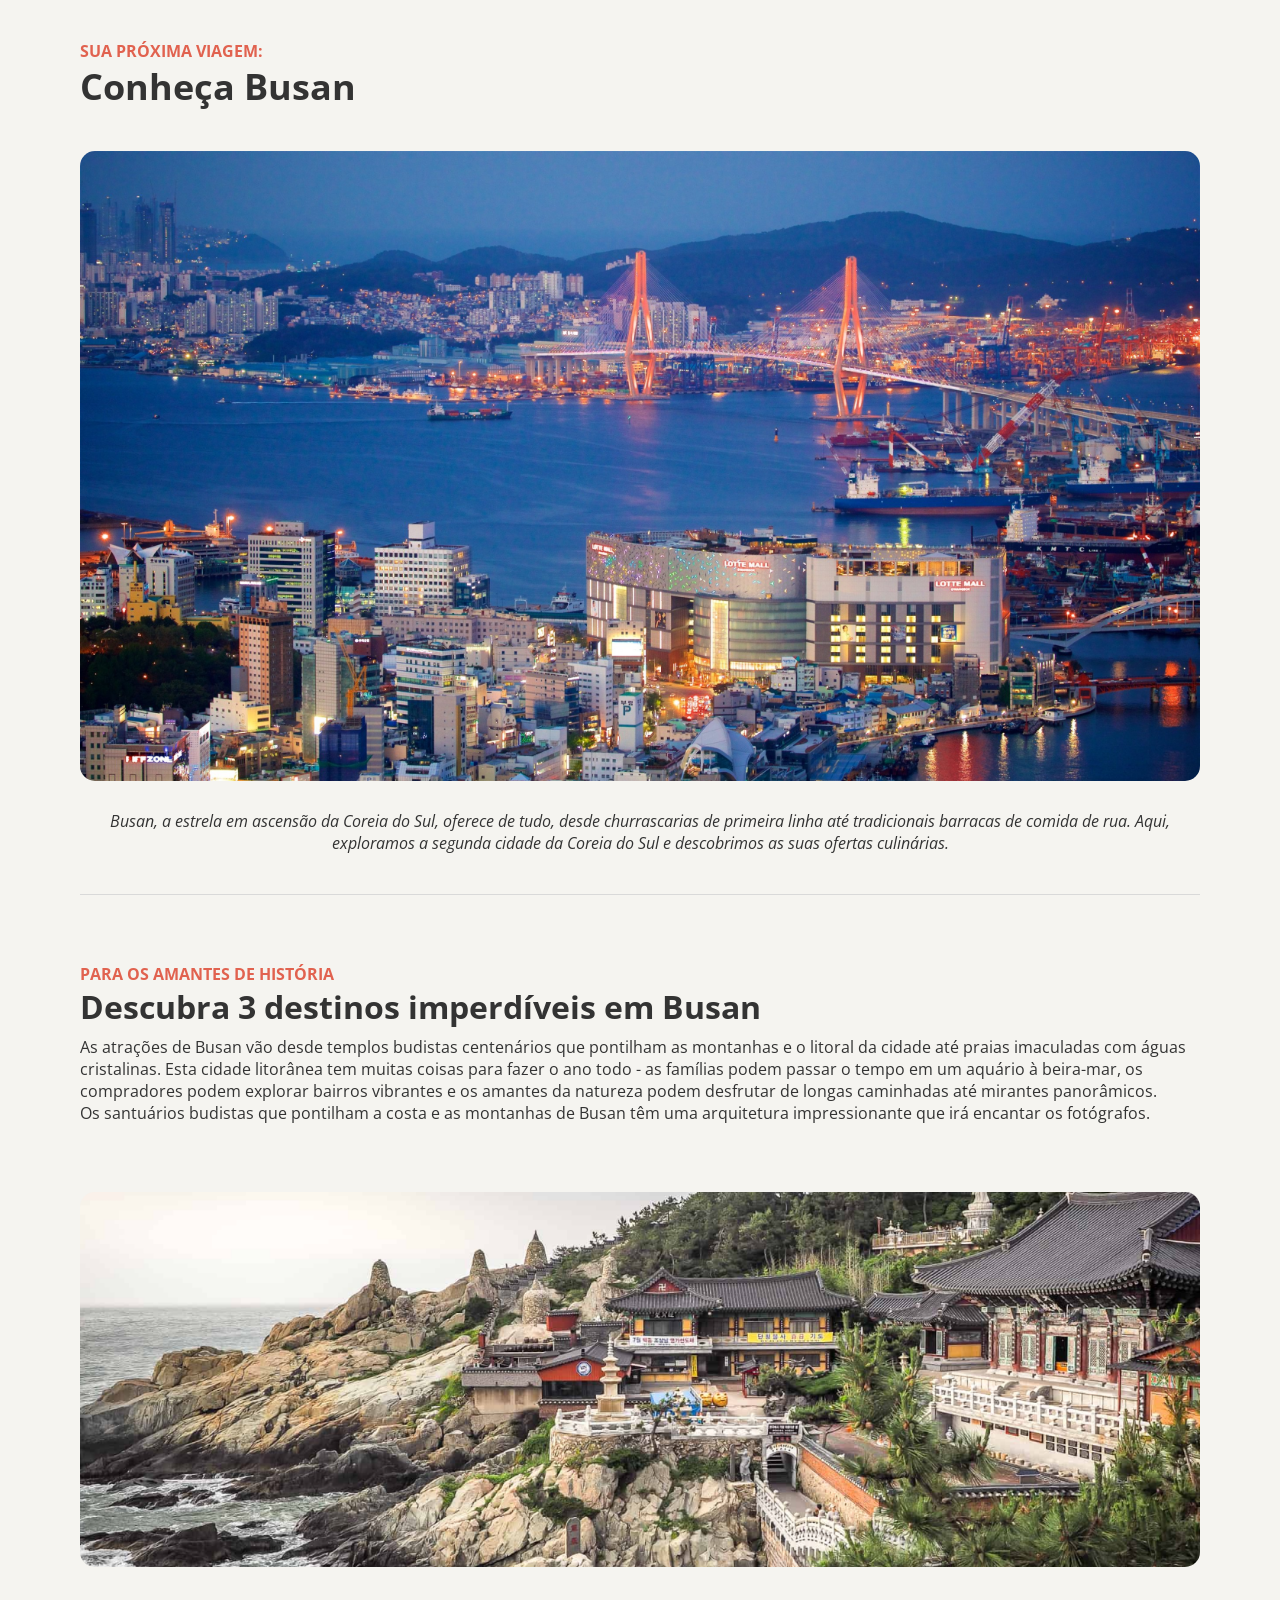
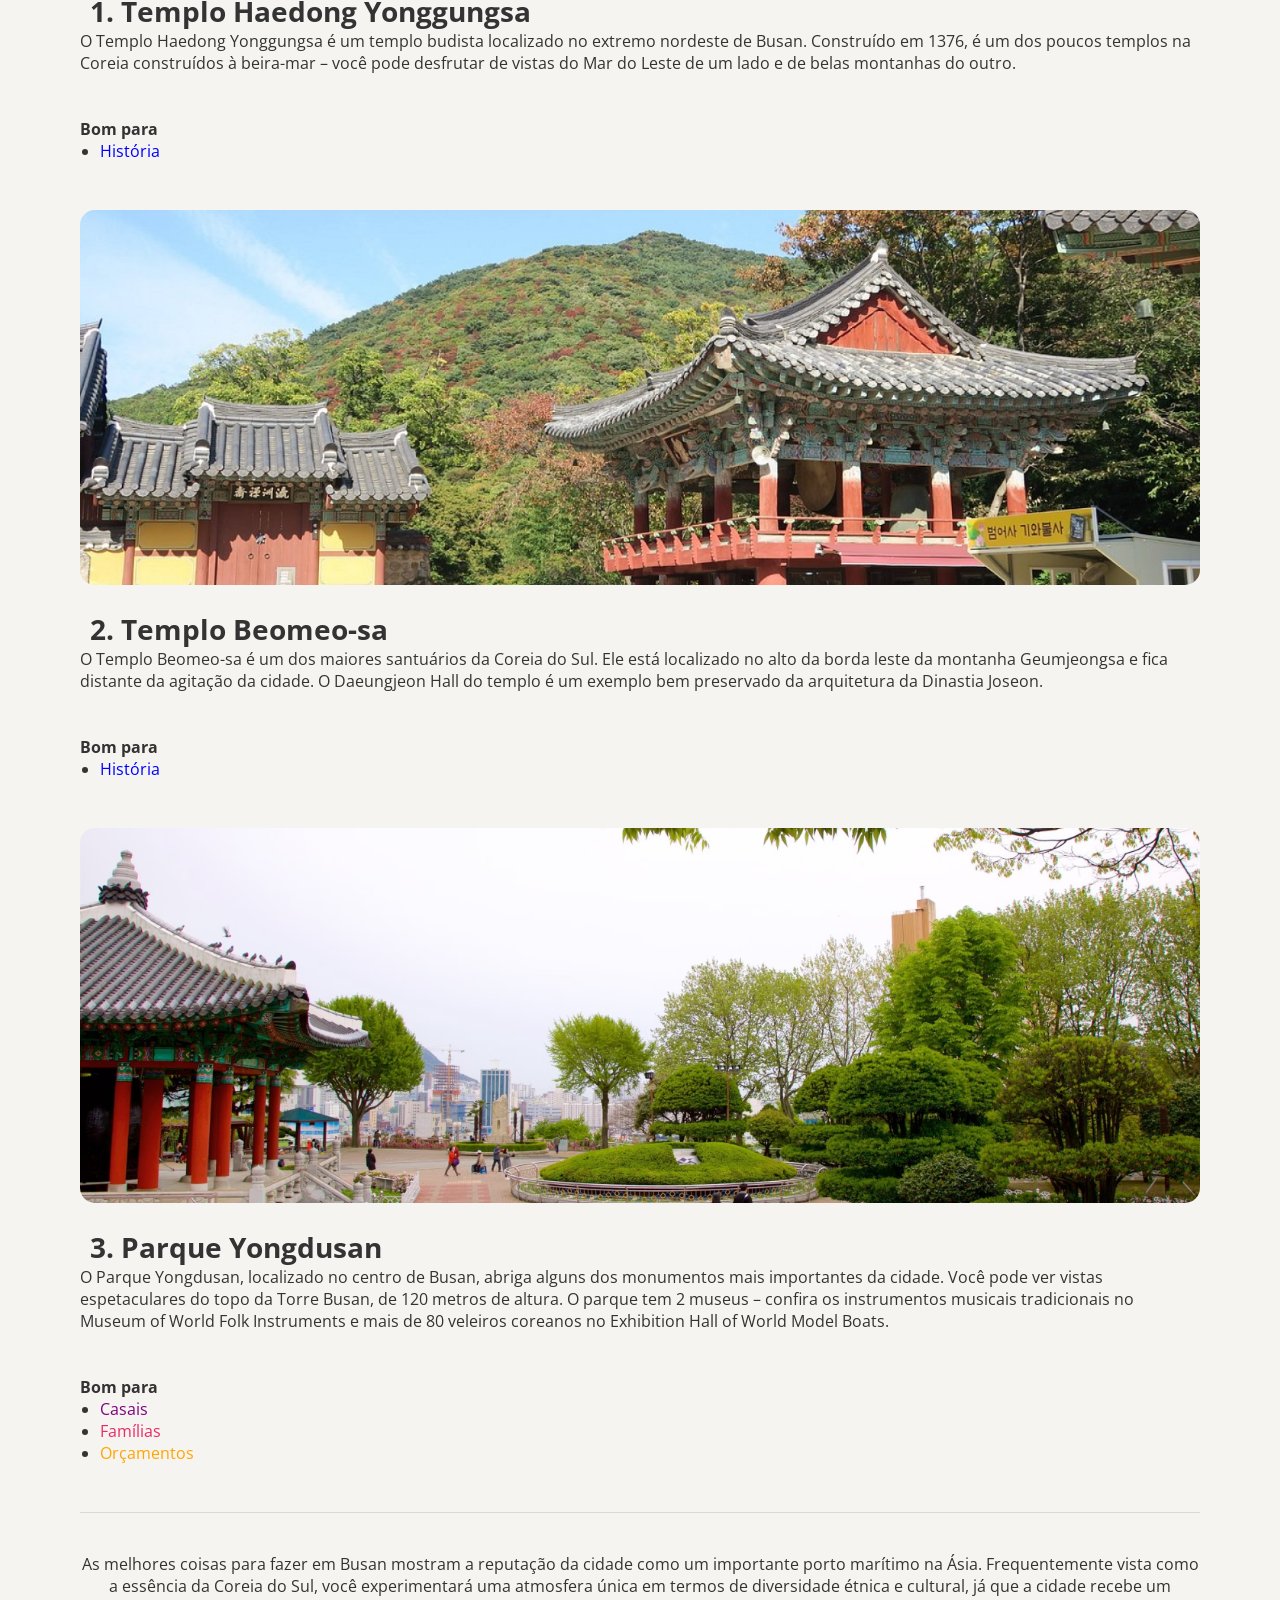
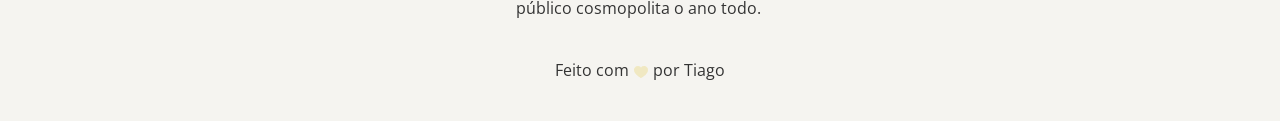
<file: LadingPageTurismo/index.html>
<!DOCTYPE html>
<html lang="pt-BR">
<head>

    <link rel="preconnect" href="https://fonts.googleapis.com">
    <link rel="preconnect" href="https://fonts.gstatic.com" crossorigin>
    <link href="https://fonts.googleapis.com/css2?family=Open+Sans:ital,wght@0,300..800;1,300..800&display=swap" rel="stylesheet">

    <meta charset="UTF-8">
    <meta name="viewport" content="width=device-width, initial-scale=1.0">
    <title>Landing Page Turismo</title>

    <link rel="stylesheet" href="style.css">
</head>
<body>
    <div id="page">
        <p class="headline">SUA PRÓXIMA VIAGEM:</p>
        <h1>Conheça Busan</h1>
    <header>
            <img src="assets/Image_01.png" alt="Imagem da ponte de Busan">

            <p class="subtitle">Busan, a estrela em ascensão da Coreia do Sul, oferece de tudo, desde churrascarias de primeira linha até tradicionais barracas de comida de rua. Aqui, exploramos a segunda cidade da Coreia do Sul e descobrimos as suas ofertas culinárias.</p>
    </header>
    <div class="divider"></div>
    <main>
        

        <section class="prefacio">
            <p class="headline">PARA OS AMANTES DE HISTÓRIA</p>
            <h2>Descubra 3 destinos imperdíveis em Busan</h2>

            <p>As atrações de Busan vão desde templos budistas centenários que pontilham as montanhas e o litoral da cidade até praias imaculadas com águas cristalinas. Esta cidade litorânea tem muitas coisas para fazer o ano todo - as famílias podem passar o tempo em um aquário à beira-mar, os compradores podem explorar bairros vibrantes e os amantes da natureza podem desfrutar de longas caminhadas até mirantes panorâmicos.
            <br>
            Os santuários budistas que pontilham a costa e as montanhas de Busan têm uma arquitetura impressionante que irá encantar os fotógrafos.</p>
        </section>
        
            <article class="descricao">
                
                <img src="assets/Image_02.png" alt="Imagem Templo Haedong Yonggungsa">

                <h3>1. Templo Haedong Yonggungsa </h3>

                <p>O Templo Haedong Yonggungsa é um templo budista localizado no extremo nordeste de Busan. Construído em 1376, é um dos poucos templos na Coreia construídos à beira-mar – você pode desfrutar de vistas do Mar do Leste de um lado e de belas montanhas do outro.</p>
                <br><br>

                <div class="avaliacao">
                    <p><strong>Bom para</strong></p>
                    <ul>
                        <li id="historia">História</li>
                    </ul>
                </div>
            
            </article>

            <article class="descricao">

                <img src="assets/Image_03.png" alt="Imagem do Templo Beomeo-sa">

                <h3>2. Templo Beomeo-sa</h3>

                <p>O Templo Beomeo-sa é um dos maiores santuários da Coreia do Sul. Ele está localizado no alto da borda leste da montanha Geumjeongsa e fica distante da agitação da cidade. O Daeungjeon Hall do templo é um exemplo bem preservado da arquitetura da Dinastia Joseon.</p>
                <br><br>

                <div class="avaliacao">
                    <p><strong>Bom para</strong></p>
                    <ul>
                        <li id="historia">História</li>
                    </ul>
                </div>
            </article>

           
            <article class="descricao">

            <img src="assets/Image_04.png" alt="Imagem do Parque Yongdusan">

            <h3>3. Parque Yongdusan</h3>

            <p>O Parque Yongdusan, localizado no centro de Busan, abriga alguns dos monumentos mais importantes da cidade. Você pode ver vistas espetaculares do topo da Torre Busan, de 120 metros de altura. O parque tem 2 museus – confira os instrumentos musicais tradicionais no Museum of World Folk Instruments e mais de 80 veleiros coreanos no Exhibition Hall of World Model Boats.</p>
            <br><br>

            <div class="avaliacao">
                <p><strong>Bom para</strong></p>
                <ul>
                    <li id="casais">Casais</li>
                    <li id="familias">Famílias</li>
                    <li id="orcamentos">Orçamentos</li>
                </ul>
            </div>

        </article>
    </main>
    <div class="divider"></div>
    
    <div id="rodape">
        <p>As melhores coisas para fazer em Busan mostram a reputação da cidade como um importante porto marítimo na Ásia. Frequentemente vista como a essência da Coreia do Sul, você experimentará uma atmosfera única em termos de diversidade étnica e cultural, já que a cidade recebe um público cosmopolita o ano todo. 
        </p>
    </div>

    </div>
    <footer>
            Feito com
            <img src="assets/coracao.png" alt="Coraçãozinho">
            por Tiago
    </footer>
</body>
</html>
</file>
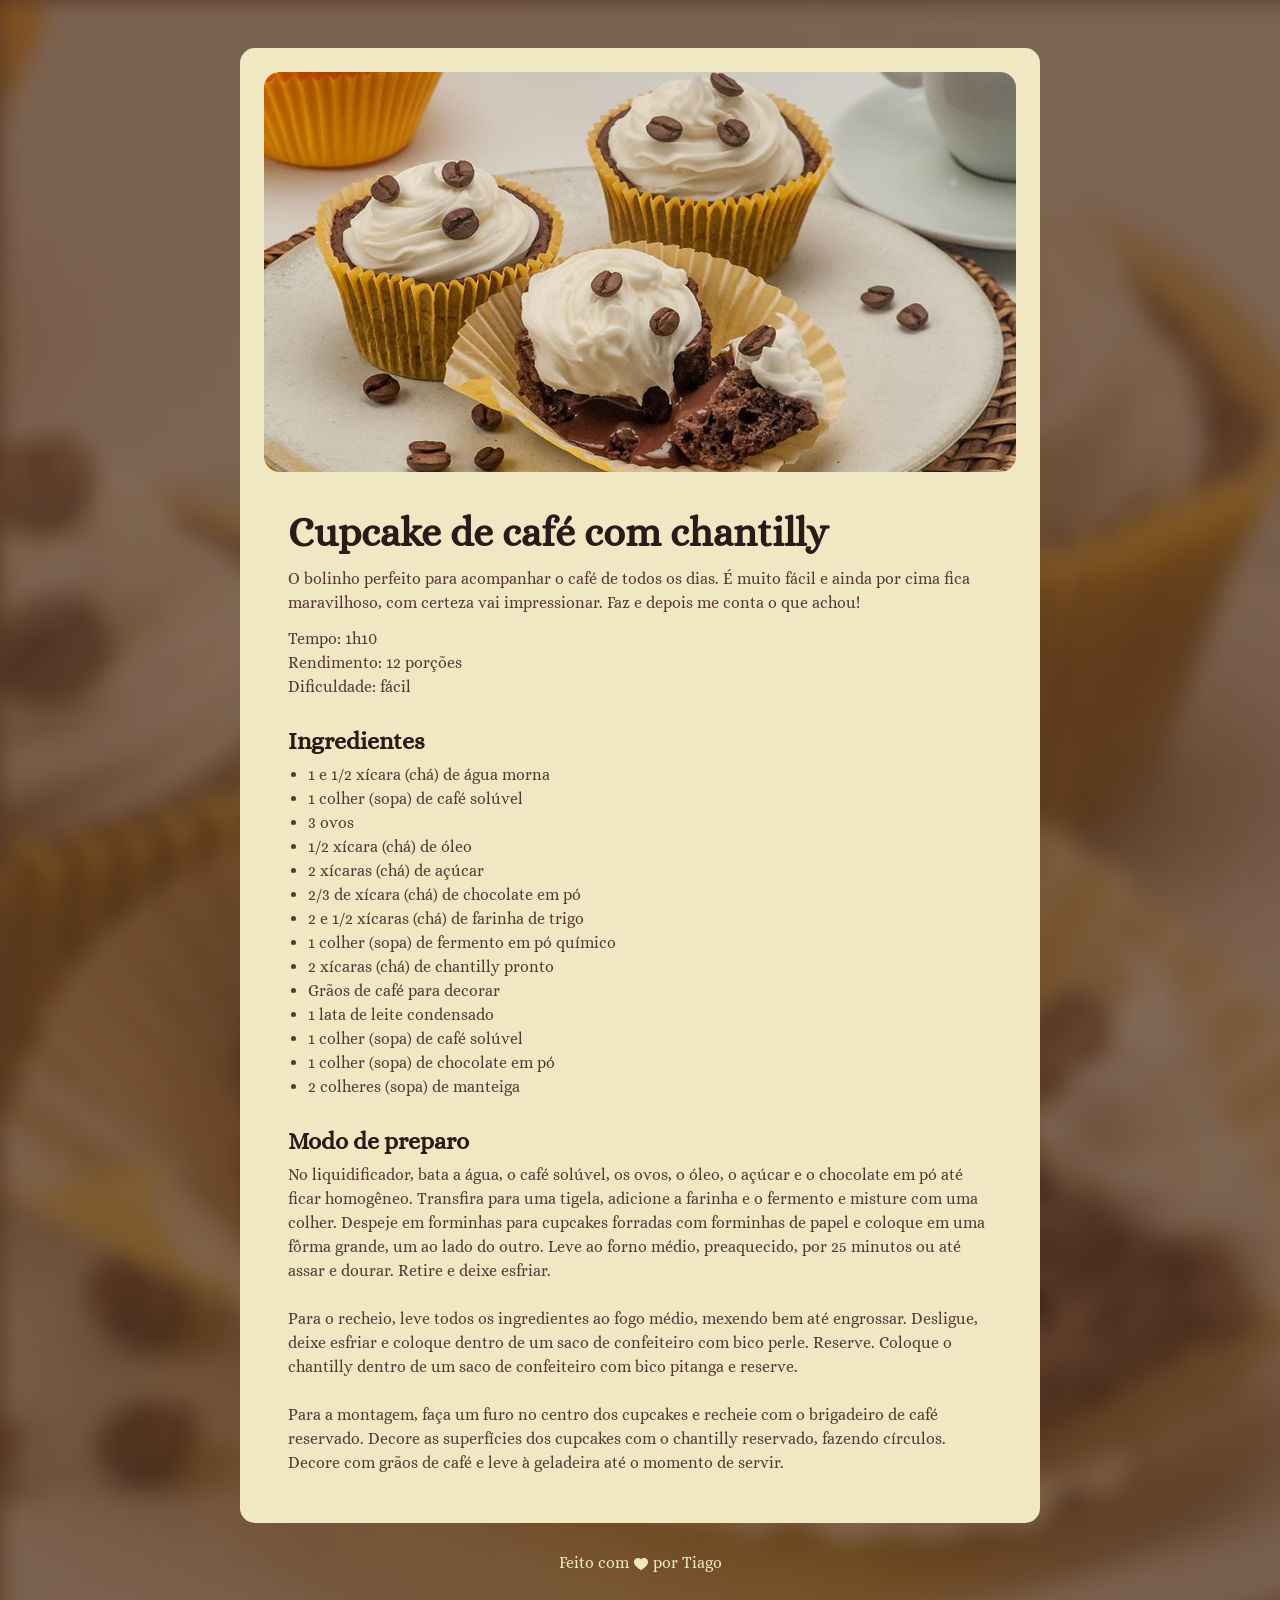
<file: ProjetoReceita/index.html>
<!DOCTYPE html>
<html lang="pt-BR">
<head>
    <meta charset="UTF-8">
    <meta name="viewport" content="width=device-width, initial-scale=1.0">
    <title>Receita</title>
    <link rel="stylesheet" href="style.css">

    <link rel="preconnect" href="https://fonts.googleapis.com">
    <link rel="preconnect" href="https://fonts.gstatic.com" crossorigin>
    <link href="https://fonts.googleapis.com/css2?family=Alice&display=swap" rel="stylesheet">

</head>
<body>
    <div id="page">
        <img src="assets/main-image.png" alt="Imagem de um cupcake com grãos de café e chantilly">
        <main>
        <div id="about">

            <h1>Cupcake de café com chantilly</h1>

            <p>O bolinho perfeito para acompanhar o café de todos os dias. É muito fácil e ainda por cima fica maravilhoso, com certeza vai impressionar. Faz e depois me conta o que achou!</p>

            <p>Tempo: 1h10 <br>
                Rendimento: 12 porções <br> 
                Dificuldade: fácil
            </p>
        </div>
        <div id="ingredientes">


            <h2>Ingredientes</h2>
            <ul>
                <li>1 e 1/2 xícara (chá) de água morna</li>
                <li>1 colher (sopa) de café solúvel</li>
                <li>3 ovos</li>
                <li>1/2 xícara (chá) de óleo</li>
                <li>2 xícaras (chá) de açúcar</li>
                <li>2/3 de xícara (chá) de chocolate em pó</li>
                <li>2 e 1/2 xícaras (chá) de farinha de trigo</li>
                <li>1 colher (sopa) de fermento em pó químico</li>
                <li>2 xícaras (chá) de chantilly pronto</li>
                <li>Grãos de café para decorar</li>
                <li>1 lata de leite condensado</li>
                <li>1 colher (sopa) de café solúvel</li>
                <li>1 colher (sopa) de chocolate em pó</li>
                <li>2 colheres (sopa) de manteiga</li>
            </ul>

        </div>

        <div id="preparo">

            <h2>Modo de preparo</h2>
            <p>
                No liquidificador, bata a água, o café solúvel, os ovos, o óleo, o açúcar e o chocolate em pó até ficar homogêneo. Transfira para uma tigela, adicione a farinha e o fermento e misture com uma colher. Despeje em forminhas para cupcakes forradas com forminhas de papel e coloque em uma fôrma grande, um ao lado do outro. Leve ao forno médio, preaquecido, por 25 minutos ou até assar e dourar. Retire e deixe esfriar. <br><br>
                Para o recheio, leve todos os ingredientes ao fogo médio, mexendo bem até engrossar. Desligue, deixe esfriar e coloque dentro de um saco de confeiteiro com bico perle. Reserve. Coloque o chantilly dentro de um saco de confeiteiro com bico pitanga e reserve. <br><br>
                Para a montagem, faça um furo no centro dos cupcakes e recheie com o brigadeiro de café reservado. Decore as superfícies dos cupcakes com o chantilly reservado, fazendo círculos. Decore com grãos de café e leve à geladeira até o momento de servir. 
            </p>
            

        </div>
        
    </div>

    <footer>    
        Feito com 
        <img src="assets/coracao.png" atl="Coraçãozinho">
        por Tiago 
    </footer>
    </main>
</body>
</html>
</file>
<file: LadingPageTurismo/style.css>
*{
    margin: 0;
    padding: 0;
}

:root{
    font-family: "Open Sans", sans-serif;
    font-optical-sizing: auto;
    color: #333333;
}

body{
    background-color: #F5F4F0;
}

h1{
    font-size: 36px;
}

h2{
    font-size: 32px;
    margin-bottom: 8px;
}

h3{
    font-size: 28px;
    margin-left: 10px;
}

p{
   
}

header{
    margin: 40px 0;
}

footer{
    text-align: center;
    margin-bottom: 40px;
}

footer img{
    vertical-align: middle;
}

ul li::marker {
  color: #333333;
}

ul li{
    margin-left: 20px;
}

#rodape{
    text-align: center;
}

#avaliacao{
    margin-top: px;
}

#page img{
    border-radius: 15px;
    width: 100%;
}

#historia{
    color: blue;
}

#casais{
    color: purple;
}

#familias{
    color: rgb(234, 42, 106)
}

#orcamentos{
    color: orange
}

#page{
    margin: 40px auto;
    width: 1120px;
}

.prefacio{
    margin: 68px 0px;
}

.headline img{
    height: 660px;
}

.descricao{
    margin-bottom: 48px;
}

.descricao img {
  height: 375px;
  object-fit: cover; 
  margin-bottom: 20px;
}

.divider {
  width: 100%;
  height: 1px;
  margin: 40px 0;
  background-color: #d9d9d9;
}

.headline{
    font-size: 16px;
    color: #E1624F;
    font-weight: bold;
}

.subtitle {
  font-size: 16px;
  line-height: 22px;
  font-style: italic; 
  text-align: center;
  margin-top: 24px;
}
</file>
<file: ProjetoReceita/style.css>
*{
    margin: 0;
    padding: 0;
}

:root{
    font-family: "Alice", serif;
    font-weight: 400;
    font-style: normal;

    line-height: 150%;
}

h1{
    line-height: 140%;
    font-size: 40px;
    color: #291B1A;
    margin-bottom: 4px;
    line-height: 150%;
}

h2{
    font-size: 24px;
    color: #291B1A;
    margin-bottom: 4px;
    line-height: 150%;
}

ul{
    padding-left: 20px;
}


div + div {
    margin-top: 24px;
}

body{
    background-image: url(assets/bg.png);
    background-size: cover;
}

main{
    padding: 24px
}

footer{
    text-align: center;
    color: #F0E8C2;
    padding-bottom: 48px;
}

footer img{
    vertical-align: middle;
}

#about p + p{
    font-size: 16px;
    margin-top: 12px;
}


#page{
    padding: 24px;
    width: 800px;;
    background-color: #F0E8C2;
    border-radius: 15px;
    margin: 48px auto 28px;
    box-sizing: border-box;

    color: #573A37
}
</file>
